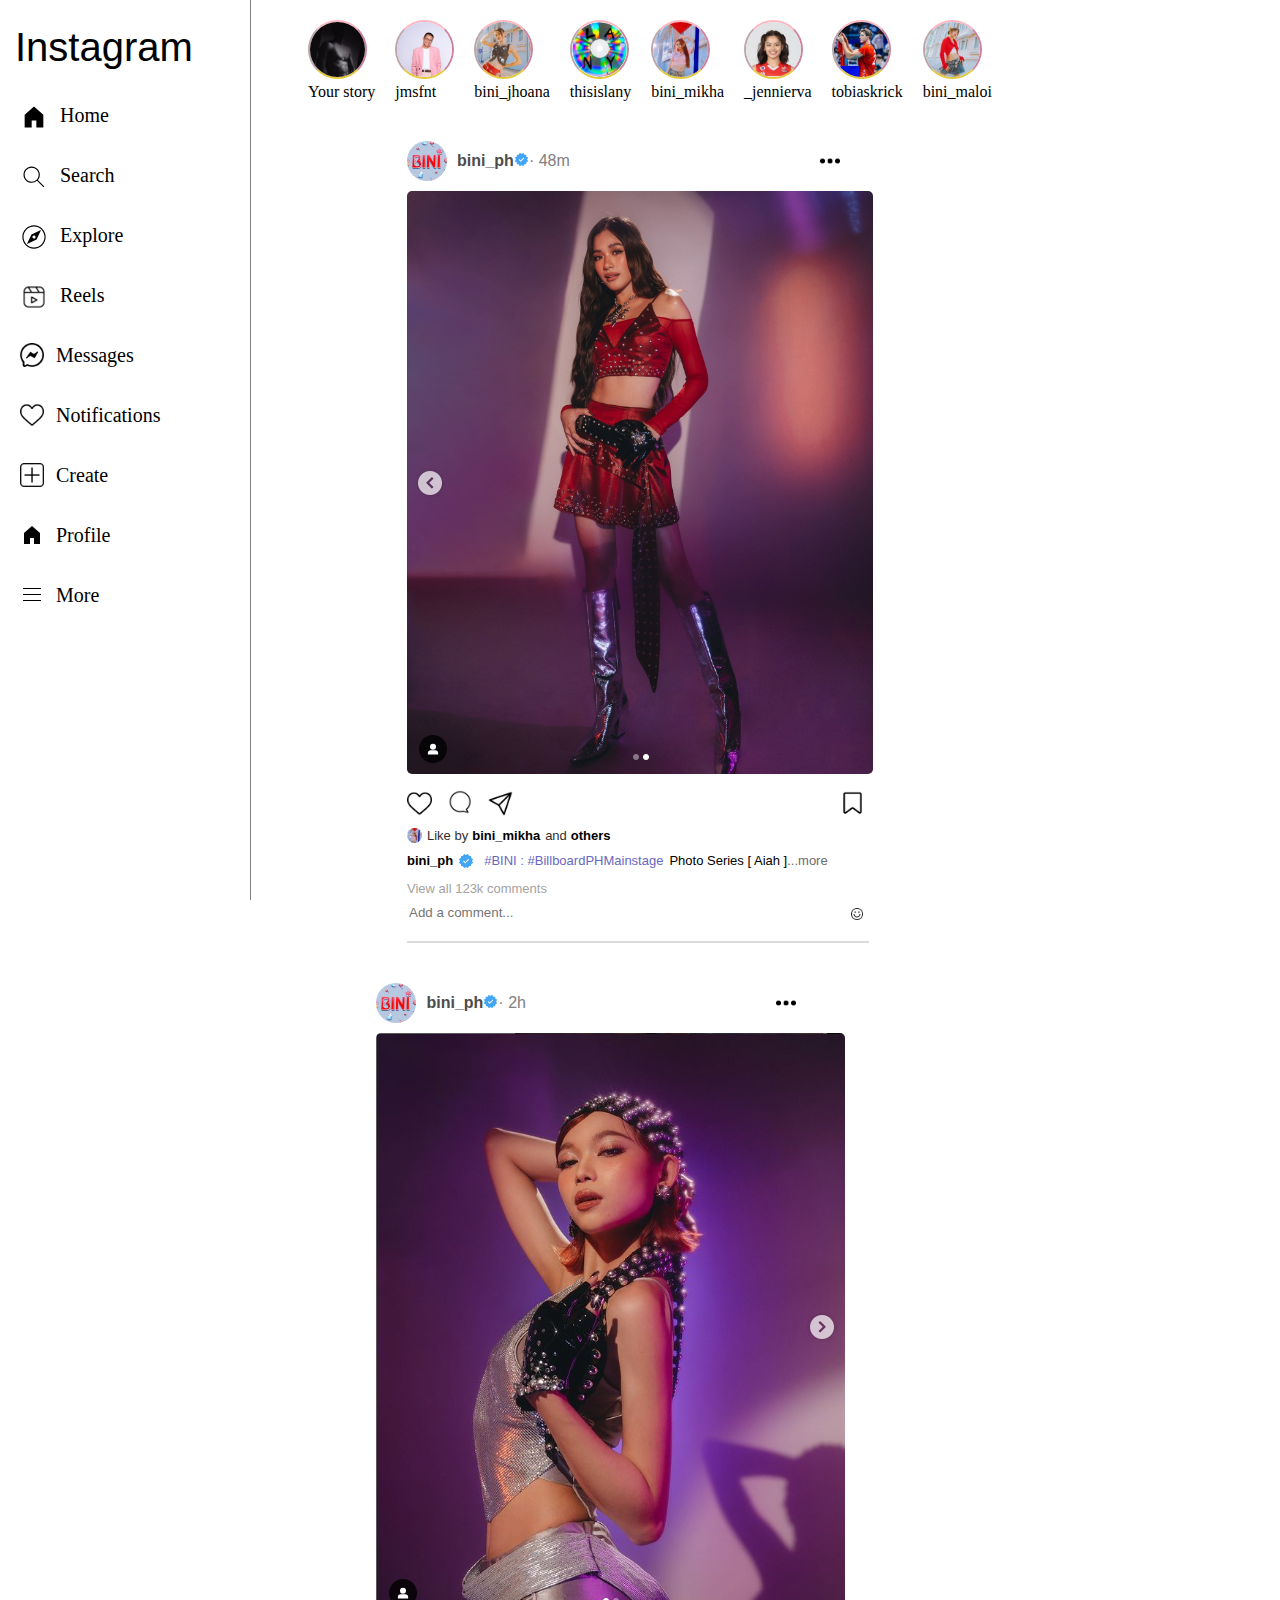
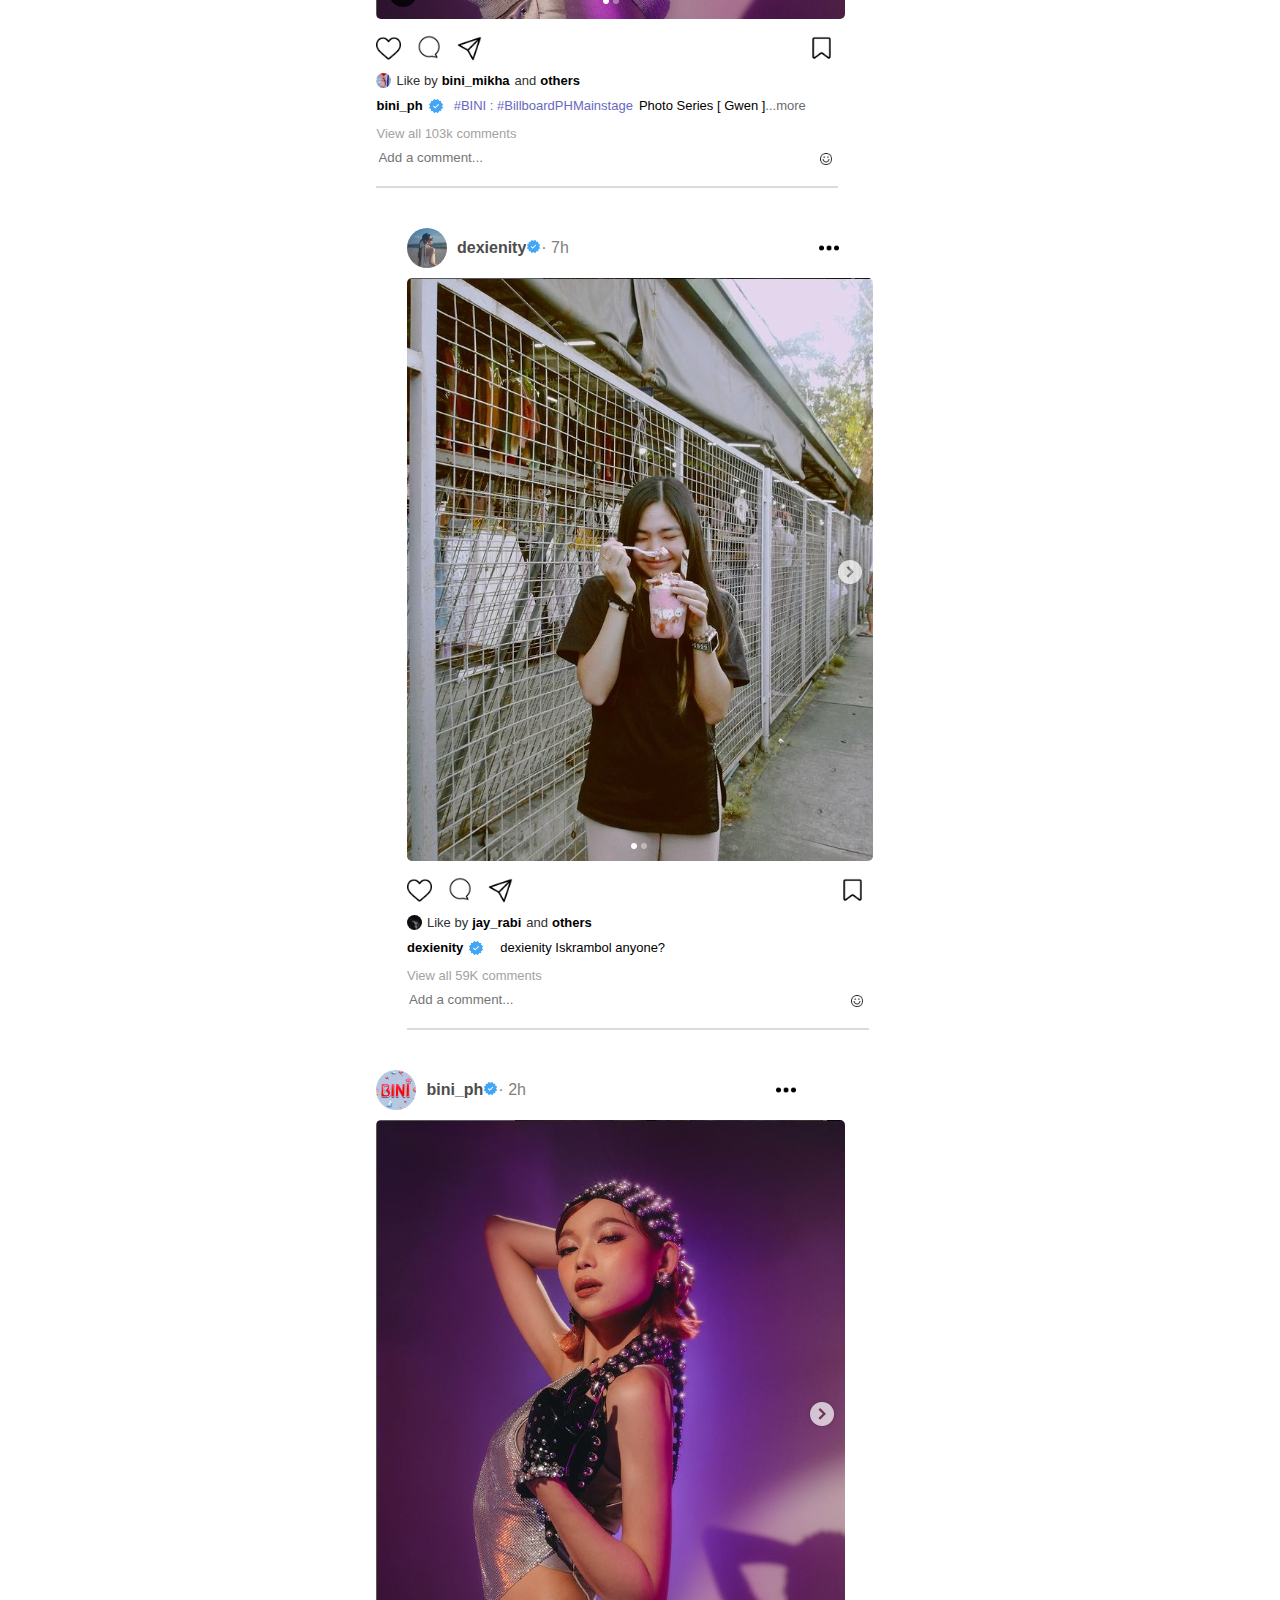
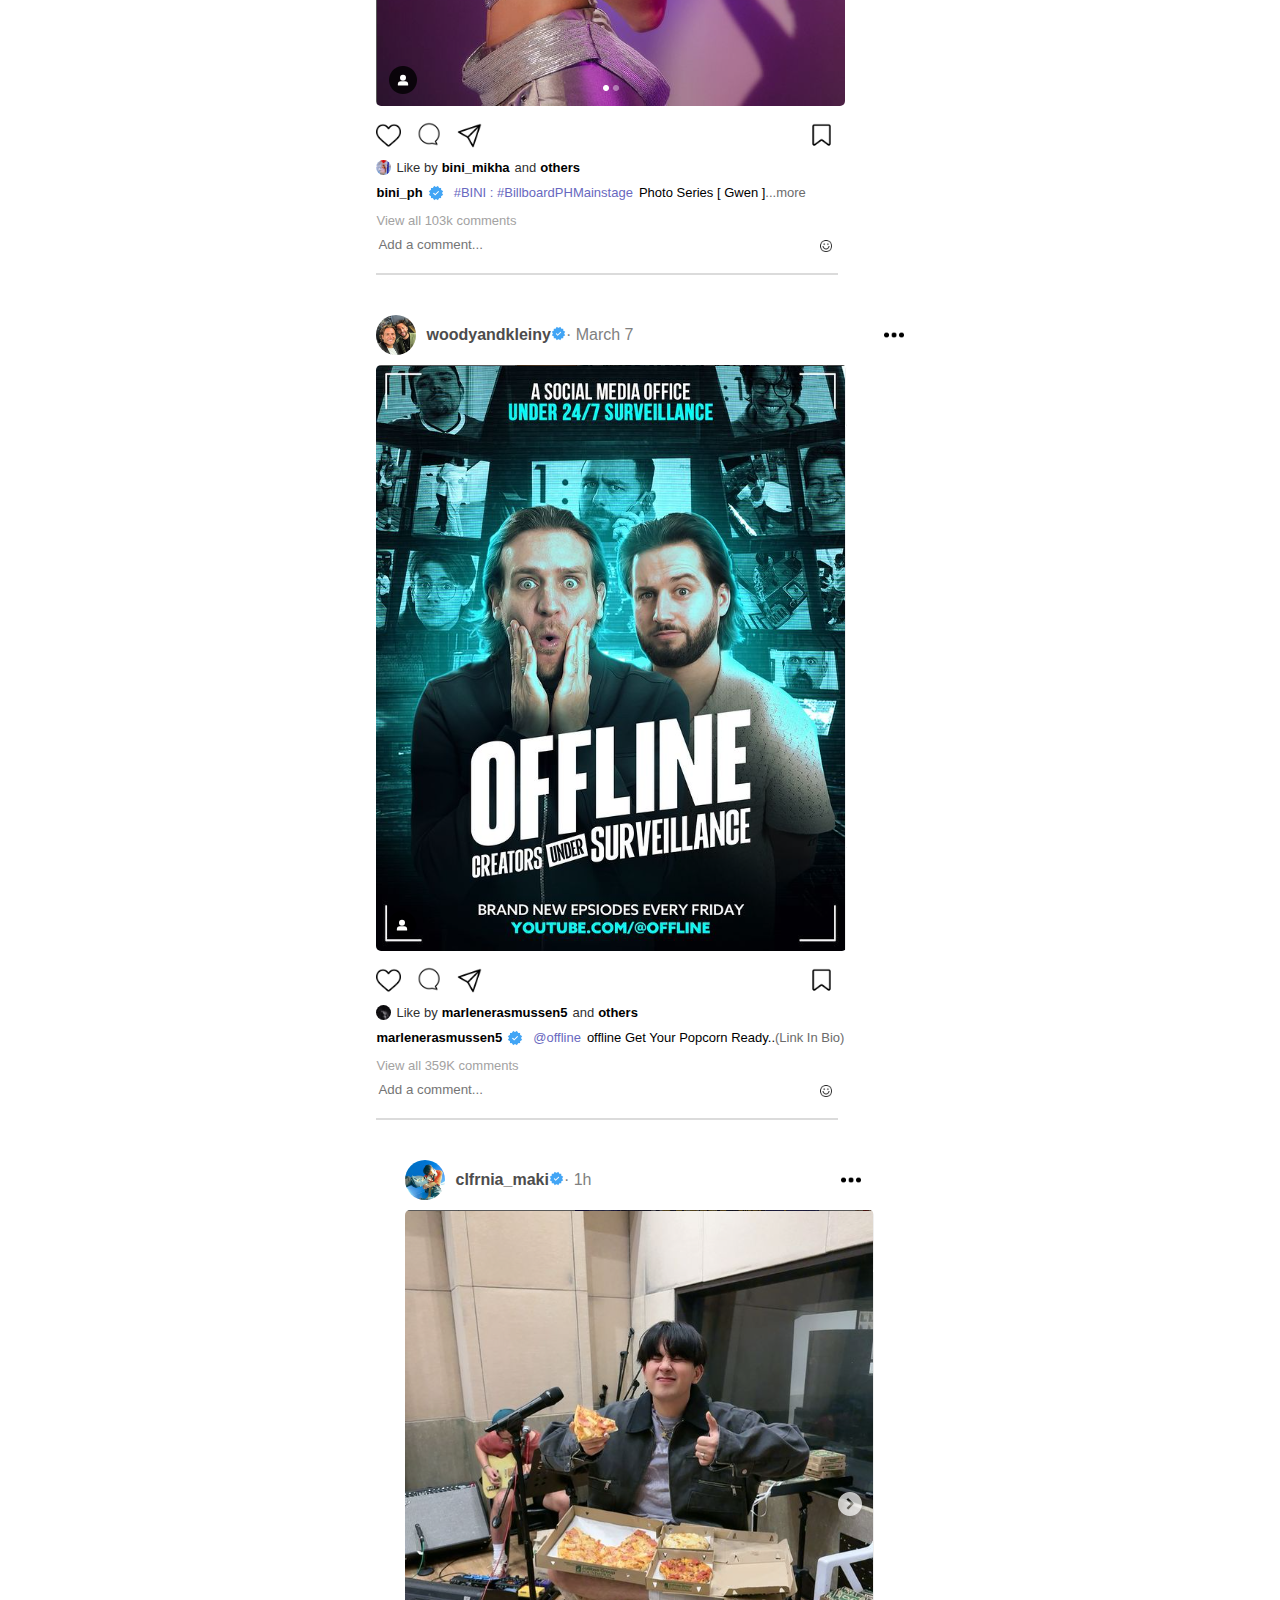
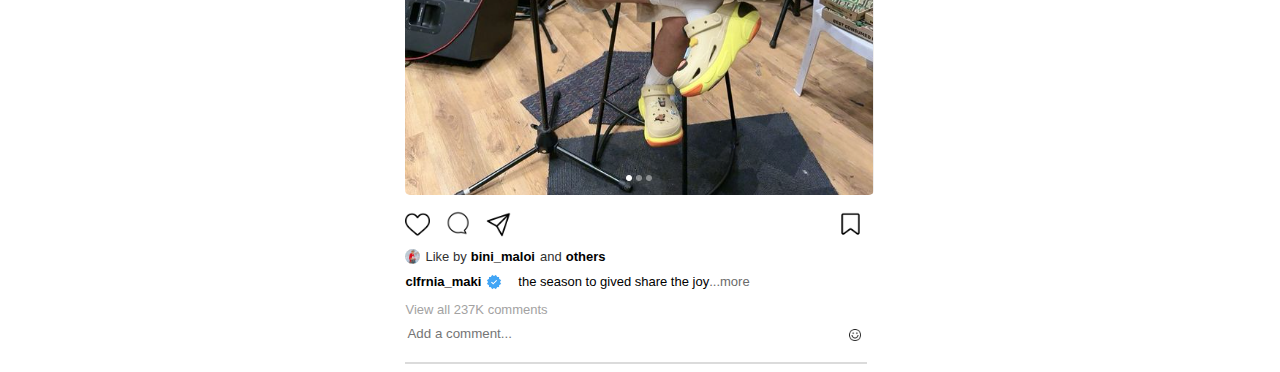
<file: index.html>
<!DOCTYPE html>
<html>
    <head>
        <title>Instagram</title>
        <link rel="stylesheet" href="style/header.css">
        <link rel="stylesheet" href="style/post.css">
        <link rel="stylesheet" href="style/sidebar.css">

    </head>
    <body class="general">
        <div class="head">

            <div class="header">
                <div class="story1">
                    <img class="story1-picture" src="images/story1.jpg" alt="">
                    <div class="story-name">Your story</div>
                </div>
                
                <div class="story1">
                    <img class="story1-picture" src="images/story2.jpg" alt="">
                    <div class="story-name">jmsfnt</div>
                </div>

                <div class="story1">
                    <img class="story1-picture" src="images/story3.jpg" alt="">
                    <div class="story-name">bini_jhoana</div>
                </div>

                <div class="story1">
                    <img class="story1-picture" src="images/story4.jpg" alt="">
                    <div class="story-name">thisislany</div>
                </div>

                <div class="story1">
                    <img class="story1-picture" src="images/story5.jpg" alt="">
                    <div class="story-name">bini_mikha</div>
                </div>

                <div class="story1">
                    <img class="story1-picture" src="images/story6.jpg" alt="">
                    <div class="story-name">_jennierva</div>
                </div>

                <div class="story1">
                    <img class="story1-picture" src="images/story7.jpg" alt="">
                    <div class="story-name">tobiaskrick</div>
                </div>

                <div class="story1">
                    <img class="story1-picture" src="images/story8.jpg" alt="">
                    <div class="story-name">bini_maloi</div>
                </div>
            </div>

            <div class="sidebar">
                <div class="ig-instagram">
                    <div class="ig">
                        Instagram
                    </div>
                </div>
                <div class="sidebar-line">
                    <img class="icon" src="icons/home.svg" alt="">
                    <div class="icon-name">Home</div>
                </div>
                <div class="sidebar-line">
                    <img class="icon" src="icons/search.svg" alt="">
                    <div class="icon-name">Search</div>
                </div>
                <div class="sidebar-line">
                    <img class="icon" src="icons/explore.svg" alt="">
                    <div class="icon-name">Explore</div>
                </div>
                <div class="sidebar-line">
                    <img class="icon" src="icons/reel.png" alt="">
                    <div class="icon-name">Reels</div>
                </div>
                <div class="sidebar-line">
                    <img class="icon1" src="icons/messenger.png" alt="">
                    <div class="icon-name">Messages</div>
                </div>
                <div class="sidebar-line">
                    <img class="icon2" src="icons/heart.png" alt="">
                    <div class="icon-name1">Notifications</div>
                </div>
                <div class="sidebar-line">
                    <img class="icon3" src="icons/plus.png" alt="">
                    <div class="icon-name">Create</div>
                </div>
                <div class="sidebar-line">
                    <img class="icon4" src="icons/home.svg" alt="">
                    <div class="icon-name">Profile</div>
                </div>
                <div class="sidebar-line">
                    <img class="icon5" src="icons/hamburger-menu.svg" alt="">
                    <div class="icon-name">More</div>
                </div>
               
            </div>



            <div class="ig-post">
                <div class="ig-account-name">
                    <div class="ig-account-picture">
                        <img class="page-picture" src="accout-images/account-pic1.jpg" alt="">
                        <div class="page-name">
                            bini_ph
                        </div>
                        <div>
                            <img class="verified-icon" src="icons/verified-icon.png" alt="">
                        </div>
                        <div class="time">&#183; 48m</div>
                        <div class="dot-icon">
                            <img class="triple-icon" src="icons/triple-icon.png" alt="">
                        </div>
                    </div>

                                
                    <div>
                        <img class="bini-ph-post" src="postpicture/post1.png" alt="">
                    </div>
                                

                    <div class="icons">
                        <div class="heart-share-comment">                      
                                    <img class="heart" src="icons/heart.png" alt="">
                                    <img class="comment" src="icons/chat.png" alt="">
                                    <img class="share" src="icons/share.png" alt="">
                                    <img class="save" src="icons/bookmark.png" alt="">
                        </div>
                    </div>

                    <div class="stats">
                            <img class="like-by" src="images/story5.jpg" alt="">
                            <div class="by">
                                Like by
                            </div>
                            <div class="like-by-mikha">
                                bini_mikha
                            </div>
                            <div class="and">
                                and
                            </div>
                            <div class="other">
                                others
                            </div>
                    </div>

                    <div class="author">
                        <div class="author-bini">
                            <div class="bini-ph">
                                bini_ph
                            </div> 
                            <div>
                                <img class="author-picture" src="icons/verified-icon.png" alt="">
                            </div>
                            <div class="billboard">
                                #BINI : #BillboardPHMainstage
                            </div>
                            <div class="photo">
                                Photo Series [ Aiah ]
                            </div>
                            <div class="more">
                                ...more
                            </div>
                        </div>

                        <div class="view">
                            View all 123k comments
                        </div>
                        <div class="add-a-comment">
                            <input class="input-comment" type="text" placeholder="Add a comment...">
                            <div class="haapy-icon">
                                <img class="happy" src="icons/happy.png" alt="">
                            </div>
                        </div>
                        <div class="border-bottom-line"></div>
                    </div>

                </div>
            </div>

            <div class="ig-post">
                <div class="ig-account-name">
                    <div class="ig-account-picture">
                        <img class="page-picture" src="accout-images/account-pic1.jpg" alt="">
                        <div class="page-name">
                            bini_ph
                        </div>
                        <div>
                            <img class="verified-icon" src="icons/verified-icon.png" alt="">
                        </div>
                        <div class="time">&#183; 2h</div>
                        <div class="dot-icon">
                            <img class="triple-icon" src="icons/triple-icon.png" alt="">
                        </div>
                    </div>

                                
                    <div>
                        <img class="bini-ph-post" src="postpicture/gwen.png" alt="">
                    </div>
                                

                    <div class="icons">
                        <div class="heart-share-comment">                      
                                    <img class="heart" src="icons/heart.png" alt="">
                                    <img class="comment" src="icons/chat.png" alt="">
                                    <img class="share" src="icons/share.png" alt="">
                                    <img class="save" src="icons/bookmark.png" alt="">
                        </div>
                    </div>

                    <div class="stats">
                            <img class="like-by" src="images/story5.jpg" alt="">
                            <div class="by">
                                Like by
                            </div>
                            <div class="like-by-mikha">
                                bini_mikha
                            </div>
                            <div class="and">
                                and
                            </div>
                            <div class="other">
                                others
                            </div>
                    </div>

                    <div class="author">
                        <div class="author-bini">
                            <div class="bini-ph">
                                bini_ph
                            </div> 
                            <div>
                                <img class="author-picture" src="icons/verified-icon.png" alt="">
                            </div>
                            <div class="billboard">
                                #BINI : #BillboardPHMainstage
                            </div>
                            <div class="photo">
                                Photo Series [ Gwen ]
                            </div>
                            <div class="more">
                                ...more
                            </div>
                        </div>

                        <div class="view">
                            View all 103k comments
                        </div>
                        <div class="add-a-comment">
                            <input class="input-comment" type="text" placeholder="Add a comment...">
                            <div class="haapy-icon">
                                <img class="happy" src="icons/happy.png" alt="">
                            </div>
                        </div>
                        <div class="border-bottom-line"></div>
                    </div>

                    <div class="ig-post">
                        <div class="ig-account-name">
                            <div class="ig-account-picture">
                                <img class="page-picture" src="accout-images/dex.jpg" alt="">
                                <div class="page-name">
                                    dexienity
                                </div>
                                <div>
                                    <img class="verified-icon" src="icons/verified-icon.png" alt="">
                                </div>
                                <div class="time">&#183; 7h</div>
                                <div class="dot-icon">
                                    <img class="triple-icon" src="icons/triple-icon.png" alt="">
                                </div>
                            </div>
        
                                        
                            <div>
                                <img class="bini-ph-post" src="postpicture/dex1.png" alt="">
                            </div>
                                        
        
                            <div class="icons">
                                <div class="heart-share-comment">                      
                                            <img class="heart" src="icons/heart.png" alt="">
                                            <img class="comment" src="icons/chat.png" alt="">
                                            <img class="share" src="icons/share.png" alt="">
                                            <img class="save" src="icons/bookmark.png" alt="">
                                </div>
                            </div>
        
                            <div class="stats">
                                    <img class="like-by" src="images/story1.jpg" alt="">
                                    <div class="by">
                                        Like by
                                    </div>
                                    <div class="like-by-mikha">
                                        jay_rabi
                                    </div>
                                    <div class="and">
                                        and
                                    </div>
                                    <div class="other">
                                        others
                                    </div>
                            </div>
        
                            <div class="author">
                                <div class="author-bini">
                                    <div class="bini-ph">
                                        dexienity
                                    </div> 
                                    <div>
                                        <img class="author-picture" src="icons/verified-icon.png" alt="">
                                    </div>
                                    <div class="billboard">
                                        
                                    </div>
                                    <div class="photo">
                                        dexienity Iskrambol anyone?
                                    </div>
                                    <div class="more">
                                        
                                    </div>
                                </div>
        
                                <div class="view">
                                    View all 59K comments
                                </div>
                                <div class="add-a-comment">
                                    <input class="input-comment" type="text" placeholder="Add a comment...">
                                    <div class="haapy-icon">
                                        <img class="happy" src="icons/happy.png" alt="">
                                    </div>
                                </div>
                                <div class="border-bottom-line"></div>
                            </div>

                </div>
            </div>

            <div class="ig-post">
                <div class="ig-account-name">
                    <div class="ig-account-picture">
                        <img class="page-picture" src="accout-images/account-pic1.jpg" alt="">
                        <div class="page-name">
                            bini_ph
                        </div>
                        <div>
                            <img class="verified-icon" src="icons/verified-icon.png" alt="">
                        </div>
                        <div class="time">&#183; 2h</div>
                        <div class="dot-icon">
                            <img class="triple-icon" src="icons/triple-icon.png" alt="">
                        </div>
                    </div>

                                
                    <div>
                        <img class="bini-ph-post" src="postpicture/gwen.png" alt="">
                    </div>
                                

                    <div class="icons">
                        <div class="heart-share-comment">                      
                                    <img class="heart" src="icons/heart.png" alt="">
                                    <img class="comment" src="icons/chat.png" alt="">
                                    <img class="share" src="icons/share.png" alt="">
                                    <img class="save" src="icons/bookmark.png" alt="">
                        </div>
                    </div>

                    <div class="stats">
                            <img class="like-by" src="images/story5.jpg" alt="">
                            <div class="by">
                                Like by
                            </div>
                            <div class="like-by-mikha">
                                bini_mikha
                            </div>
                            <div class="and">
                                and
                            </div>
                            <div class="other">
                                others
                            </div>
                    </div>

                    <div class="author">
                        <div class="author-bini">
                            <div class="bini-ph">
                                bini_ph
                            </div> 
                            <div>
                                <img class="author-picture" src="icons/verified-icon.png" alt="">
                            </div>
                            <div class="billboard">
                                #BINI : #BillboardPHMainstage
                            </div>
                            <div class="photo">
                                Photo Series [ Gwen ]
                            </div>
                            <div class="more">
                                ...more
                            </div>
                        </div>

                        <div class="view">
                            View all 103k comments
                        </div>
                        <div class="add-a-comment">
                            <input class="input-comment" type="text" placeholder="Add a comment...">
                            <div class="haapy-icon">
                                <img class="happy" src="icons/happy.png" alt="">
                            </div>
                        </div>
                        <div class="border-bottom-line"></div>
                    </div>

                    <div class="ig-post">
                        <div class="ig-account-name">
                            <div class="ig-account-picture">
                                <img class="page-picture" src="accout-images/woody.jpg" alt="">
                                <div class="page-name">
                                    woodyandkleiny
                                </div>
                                <div>
                                    <img class="verified-icon" src="icons/verified-icon.png" alt="">
                                </div>
                                <div class="time">&#183; March 7</div>
                                <div class="dot-icon">
                                    <img class="triple-icon" src="icons/triple-icon.png" alt="">
                                </div>
                            </div>
        
                                        
                            <div>
                                <img class="bini-ph-post" src="postpicture/Screenshot 2024-10-17 223353.png" alt="">
                            </div>
                                        
        
                            <div class="icons">
                                <div class="heart-share-comment">                      
                                            <img class="heart" src="icons/heart.png" alt="">
                                            <img class="comment" src="icons/chat.png" alt="">
                                            <img class="share" src="icons/share.png" alt="">
                                            <img class="save" src="icons/bookmark.png" alt="">
                                </div>
                            </div>
        
                            <div class="stats">
                                    <img class="like-by" src="images/story1.jpg" alt="">
                                    <div class="by">
                                        Like by
                                    </div>
                                    <div class="like-by-mikha">
                                        marlenerasmussen5
                                    </div>
                                    <div class="and">
                                        and
                                    </div>
                                    <div class="other">
                                        others
                                    </div>
                            </div>
        
                            <div class="author">
                                <div class="author-bini">
                                    <div class="bini-ph">
                                        marlenerasmussen5
                                    </div> 
                                    <div>
                                        <img class="author-picture" src="icons/verified-icon.png" alt="">
                                    </div>
                                    <div class="billboard">
                                        @offline
                                    </div>
                                    <div class="photo">
                                        offline Get Your Popcorn Ready..
                                    </div>
                                    <div class="more">
                                        (Link In Bio)
                                    </div>
                                </div>
        
                                <div class="view">
                                    View all 359K comments
                                </div>
                                <div class="add-a-comment">
                                    <input class="input-comment" type="text" placeholder="Add a comment...">
                                    <div class="haapy-icon">
                                        <img class="happy" src="icons/happy.png" alt="">
                                    </div>
                                </div>
                                <div class="border-bottom-line"></div>
                            </div>

                            <div class="ig-post">
                                <div class="ig-account-name">
                                    <div class="ig-account-picture">
                                        <img class="page-picture" src="accout-images/maki.jpg">
                                        <div class="page-name">
                                            clfrnia_maki
                                        </div>
                                        <div>
                                            <img class="verified-icon" src="icons/verified-icon.png" alt="">
                                        </div>
                                        <div class="time">&#183; 1h</div>
                                        <div class="dot-icon">
                                            <img class="triple-icon" src="icons/triple-icon.png" alt="">
                                        </div>
                                    </div>
                
                                                
                                    <div>
                                        <img class="bini-ph-post" src="postpicture/maki.png" alt="">
                                    </div>
                                                
                
                                    <div class="icons">
                                        <div class="heart-share-comment">                      
                                                    <img class="heart" src="icons/heart.png" alt="">
                                                    <img class="comment" src="icons/chat.png" alt="">
                                                    <img class="share" src="icons/share.png" alt="">
                                                    <img class="save" src="icons/bookmark.png" alt="">
                                        </div>
                                    </div>
                
                                    <div class="stats">
                                            <img class="like-by" src="images/story8.jpg" alt="">
                                            <div class="by">
                                                Like by
                                            </div>
                                            <div class="like-by-mikha">
                                                bini_maloi
                                            </div>
                                            <div class="and">
                                                and
                                            </div>
                                            <div class="other">
                                                others
                                            </div>
                                    </div>
                
                                    <div class="author">
                                        <div class="author-bini">
                                            <div class="bini-ph">
                                                clfrnia_maki
                                            </div> 
                                            <div>
                                                <img class="author-picture" src="icons/verified-icon.png" alt="">
                                            </div>
                                            <div class="billboard">
                                                
                                            </div>
                                            <div class="photo">
                                                the season to gived share the joy
                                            </div>
                                            <div class="more">
                                                ...more
                                            </div>
                                        </div>
                
                                        <div class="view">
                                            View all 237K comments
                                        </div>
                                        <div class="add-a-comment">
                                            <input class="input-comment" type="text" placeholder="Add a comment...">
                                            <div class="haapy-icon">
                                                <img class="happy" src="icons/happy.png" alt="">
                                            </div>
                                        </div>
                                        <div class="border-bottom-line"></div>
                                    </div>

                </div>
            </div>


        </div>
        

    </body>
</html>
</file>
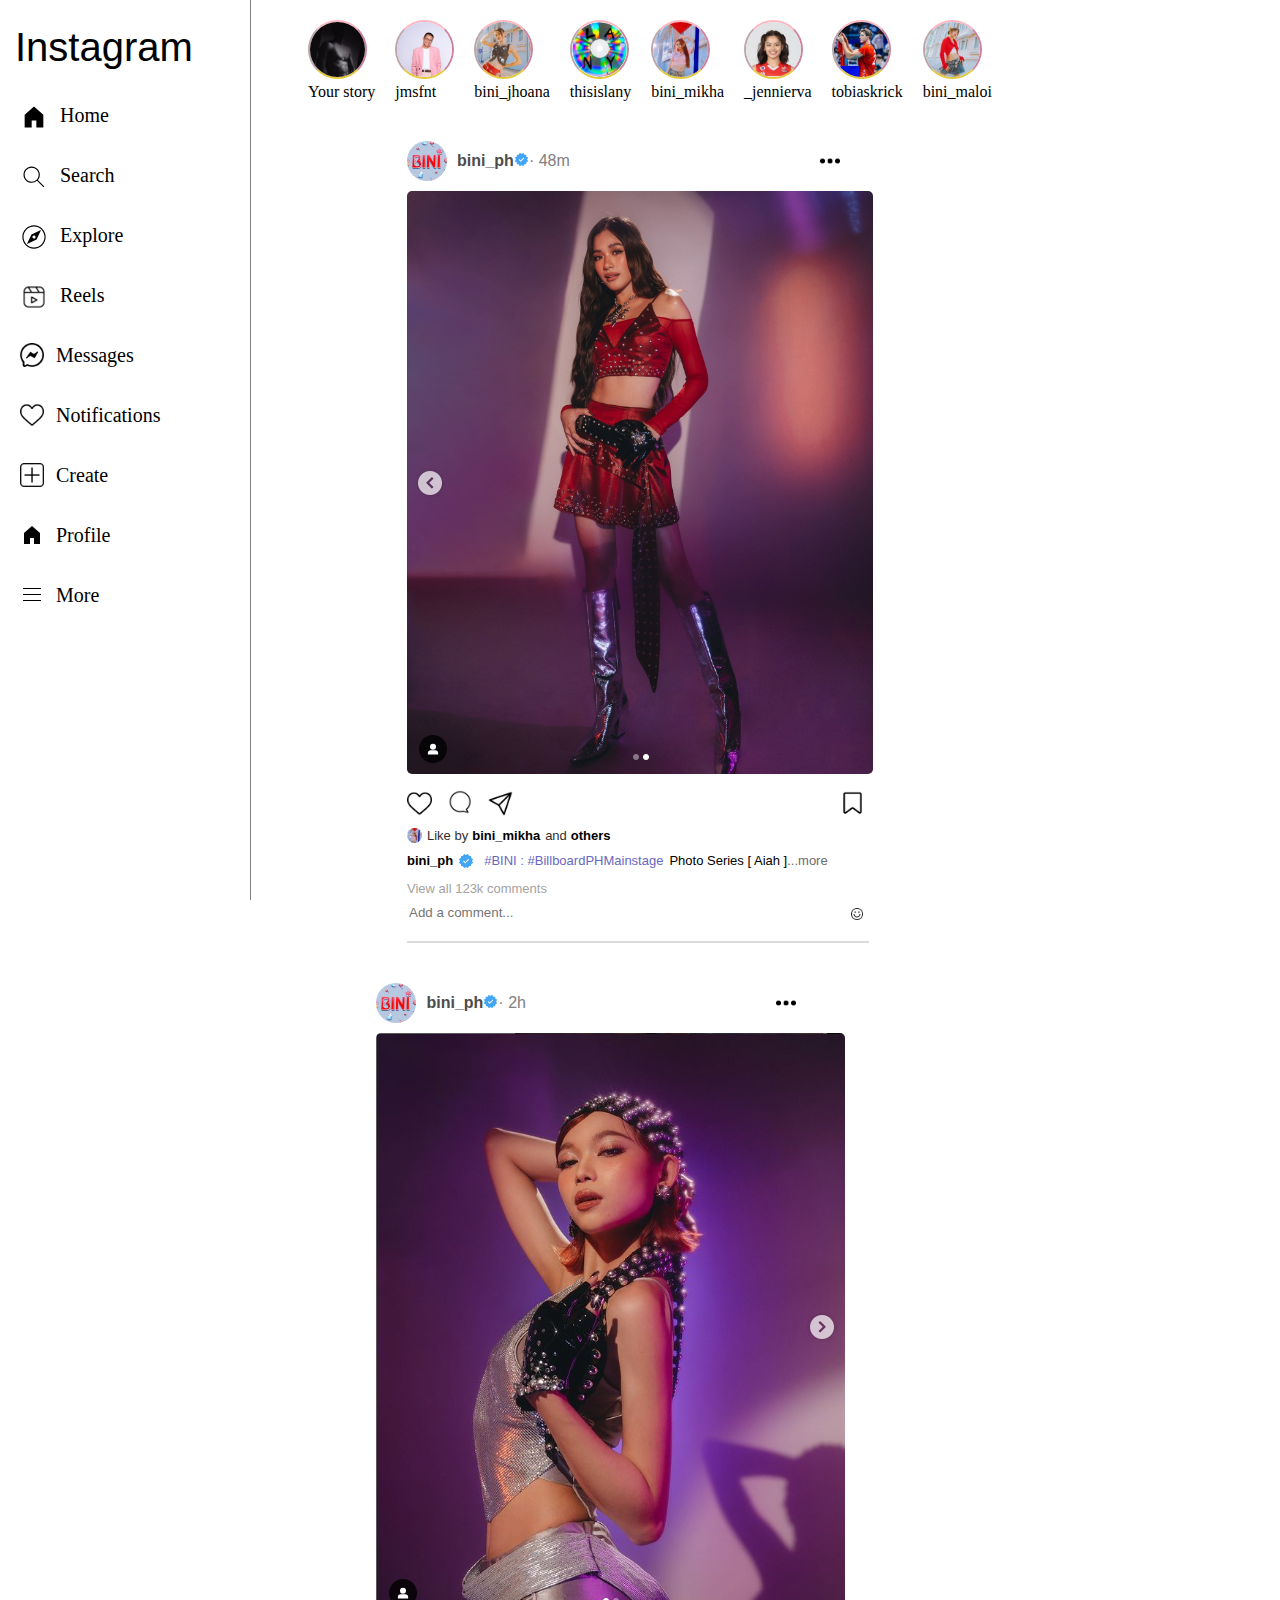
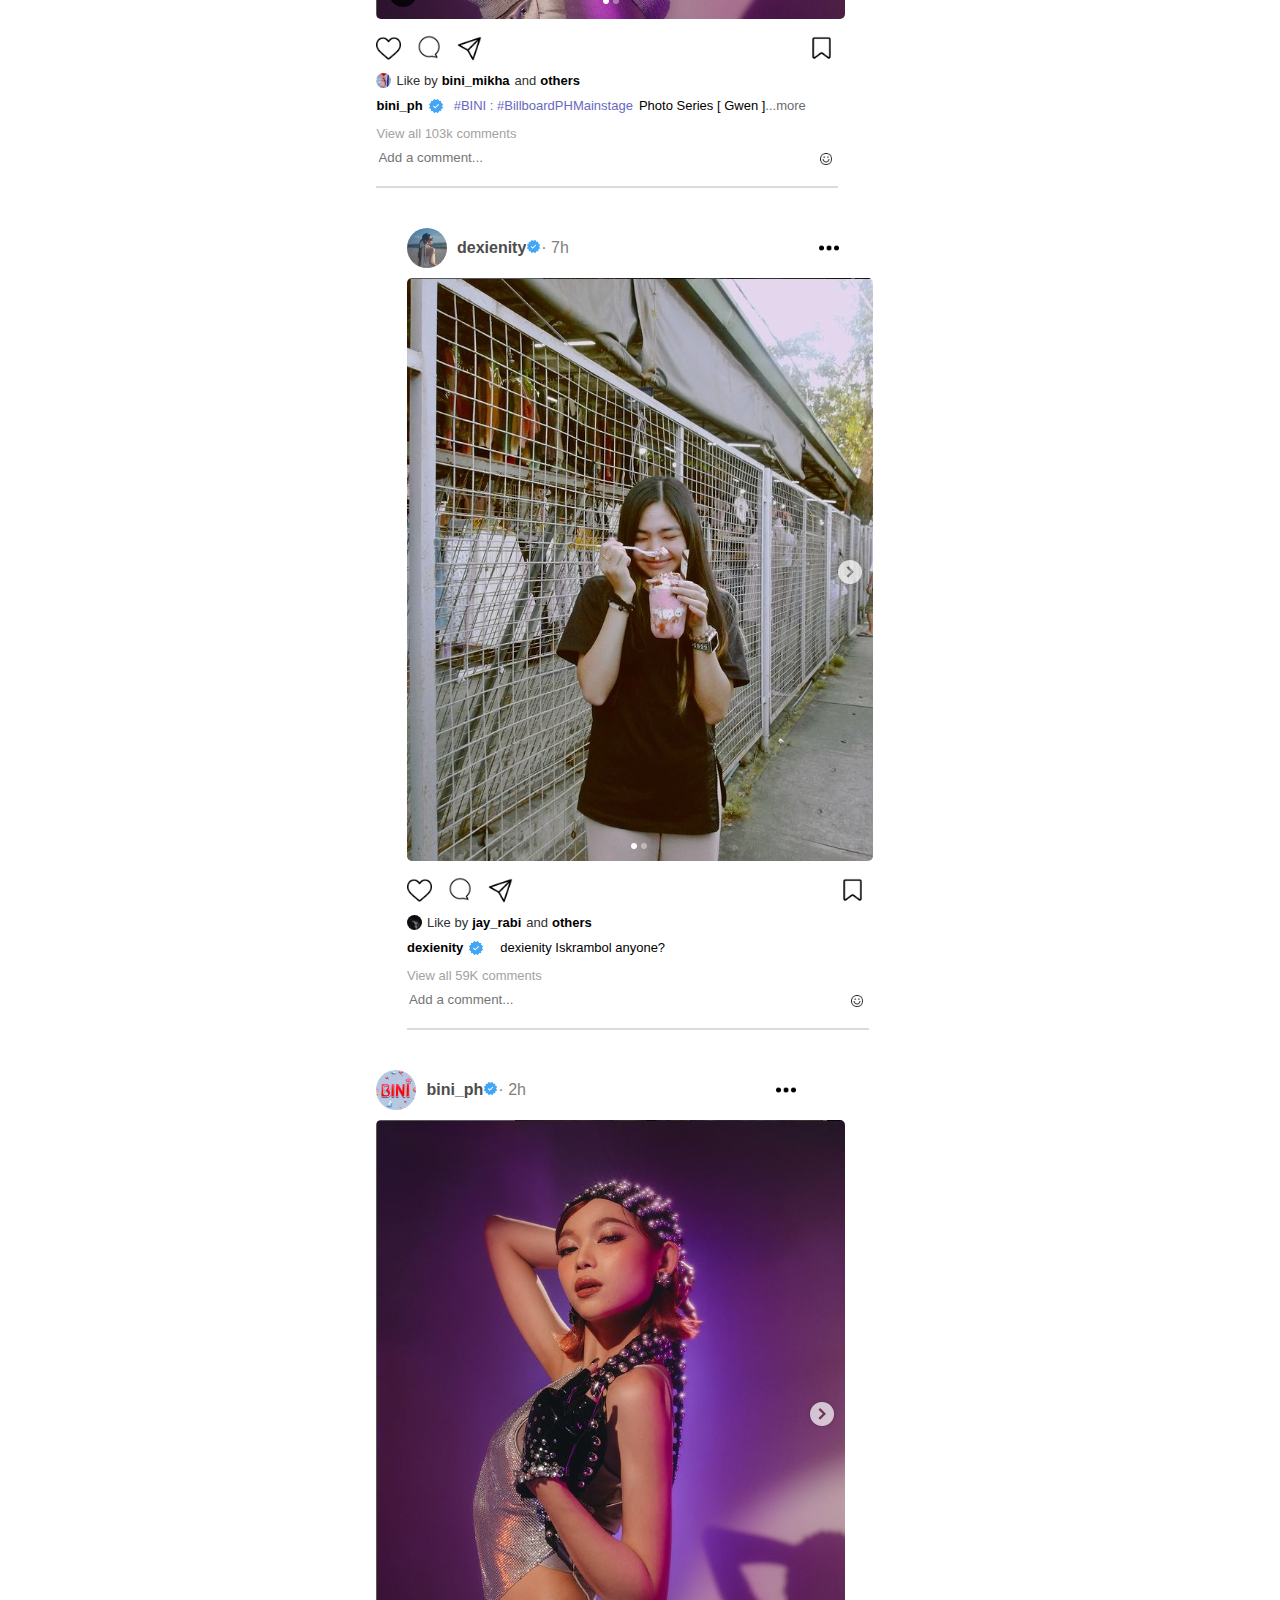
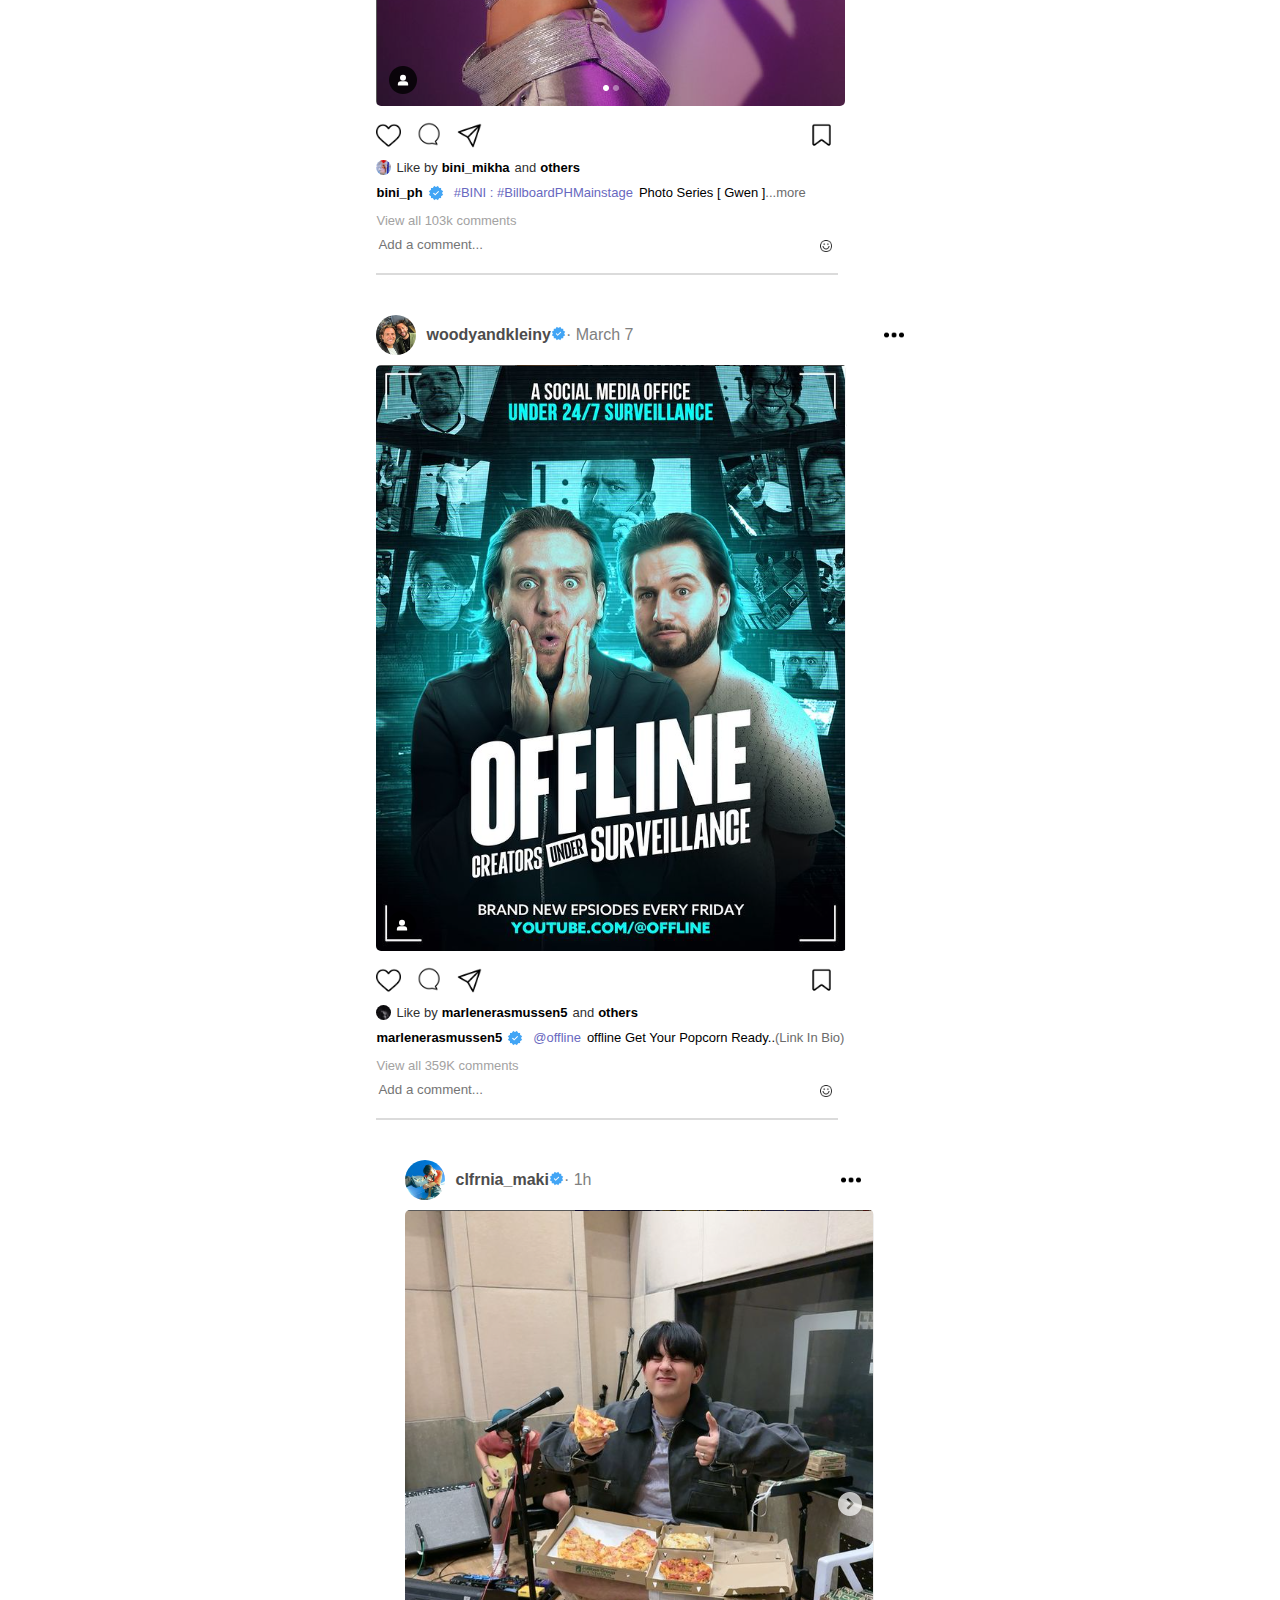
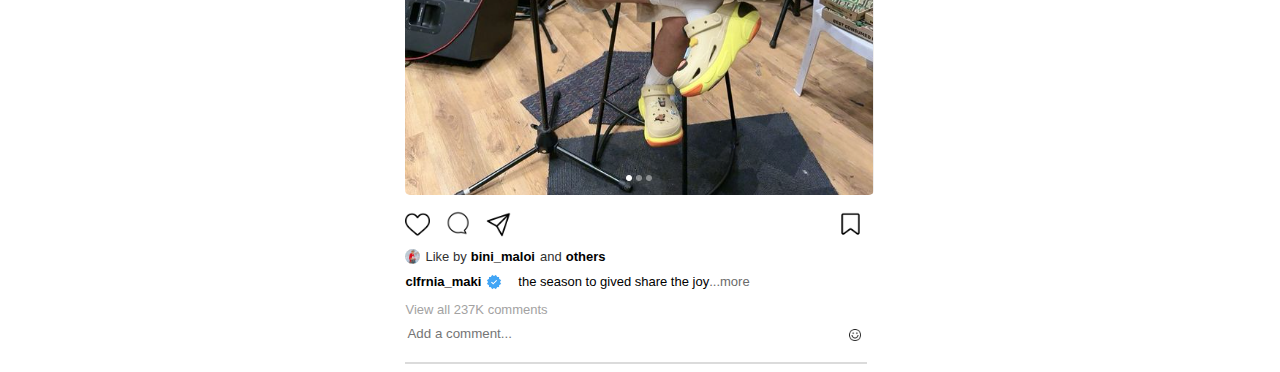
<file: ig.html>
<!DOCTYPE html>
<html>
    <head>
        <title>Instagram</title>
        <link rel="stylesheet" href="style/header.css">
        <link rel="stylesheet" href="style/post.css">
        <link rel="stylesheet" href="style/sidebar.css">

    </head>
    <body class="general">
        <div class="head">

            <div class="header">
                <div class="story1">
                    <img class="story1-picture" src="images/story1.jpg" alt="">
                    <div class="story-name">Your story</div>
                </div>
                
                <div class="story1">
                    <img class="story1-picture" src="images/story2.jpg" alt="">
                    <div class="story-name">jmsfnt</div>
                </div>

                <div class="story1">
                    <img class="story1-picture" src="images/story3.jpg" alt="">
                    <div class="story-name">bini_jhoana</div>
                </div>

                <div class="story1">
                    <img class="story1-picture" src="images/story4.jpg" alt="">
                    <div class="story-name">thisislany</div>
                </div>

                <div class="story1">
                    <img class="story1-picture" src="images/story5.jpg" alt="">
                    <div class="story-name">bini_mikha</div>
                </div>

                <div class="story1">
                    <img class="story1-picture" src="images/story6.jpg" alt="">
                    <div class="story-name">_jennierva</div>
                </div>

                <div class="story1">
                    <img class="story1-picture" src="images/story7.jpg" alt="">
                    <div class="story-name">tobiaskrick</div>
                </div>

                <div class="story1">
                    <img class="story1-picture" src="images/story8.jpg" alt="">
                    <div class="story-name">bini_maloi</div>
                </div>
            </div>

            <div class="sidebar">
                <div class="ig-instagram">
                    <div class="ig">
                        Instagram
                    </div>
                </div>
                <div class="sidebar-line">
                    <img class="icon" src="icons/home.svg" alt="">
                    <div class="icon-name">Home</div>
                </div>
                <div class="sidebar-line">
                    <img class="icon" src="icons/search.svg" alt="">
                    <div class="icon-name">Search</div>
                </div>
                <div class="sidebar-line">
                    <img class="icon" src="icons/explore.svg" alt="">
                    <div class="icon-name">Explore</div>
                </div>
                <div class="sidebar-line">
                    <img class="icon" src="icons/reel.png" alt="">
                    <div class="icon-name">Reels</div>
                </div>
                <div class="sidebar-line">
                    <img class="icon1" src="icons/messenger.png" alt="">
                    <div class="icon-name">Messages</div>
                </div>
                <div class="sidebar-line">
                    <img class="icon2" src="icons/heart.png" alt="">
                    <div class="icon-name1">Notifications</div>
                </div>
                <div class="sidebar-line">
                    <img class="icon3" src="icons/plus.png" alt="">
                    <div class="icon-name">Create</div>
                </div>
                <div class="sidebar-line">
                    <img class="icon4" src="icons/home.svg" alt="">
                    <div class="icon-name">Profile</div>
                </div>
                <div class="sidebar-line">
                    <img class="icon5" src="icons/hamburger-menu.svg" alt="">
                    <div class="icon-name">More</div>
                </div>
               
            </div>



            <div class="ig-post">
                <div class="ig-account-name">
                    <div class="ig-account-picture">
                        <img class="page-picture" src="accout-images/account-pic1.jpg" alt="">
                        <div class="page-name">
                            bini_ph
                        </div>
                        <div>
                            <img class="verified-icon" src="icons/verified-icon.png" alt="">
                        </div>
                        <div class="time">&#183; 48m</div>
                        <div class="dot-icon">
                            <img class="triple-icon" src="icons/triple-icon.png" alt="">
                        </div>
                    </div>

                                
                    <div>
                        <img class="bini-ph-post" src="postpicture/post1.png" alt="">
                    </div>
                                

                    <div class="icons">
                        <div class="heart-share-comment">                      
                                    <img class="heart" src="icons/heart.png" alt="">
                                    <img class="comment" src="icons/chat.png" alt="">
                                    <img class="share" src="icons/share.png" alt="">
                                    <img class="save" src="icons/bookmark.png" alt="">
                        </div>
                    </div>

                    <div class="stats">
                            <img class="like-by" src="images/story5.jpg" alt="">
                            <div class="by">
                                Like by
                            </div>
                            <div class="like-by-mikha">
                                bini_mikha
                            </div>
                            <div class="and">
                                and
                            </div>
                            <div class="other">
                                others
                            </div>
                    </div>

                    <div class="author">
                        <div class="author-bini">
                            <div class="bini-ph">
                                bini_ph
                            </div> 
                            <div>
                                <img class="author-picture" src="icons/verified-icon.png" alt="">
                            </div>
                            <div class="billboard">
                                #BINI : #BillboardPHMainstage
                            </div>
                            <div class="photo">
                                Photo Series [ Aiah ]
                            </div>
                            <div class="more">
                                ...more
                            </div>
                        </div>

                        <div class="view">
                            View all 123k comments
                        </div>
                        <div class="add-a-comment">
                            <input class="input-comment" type="text" placeholder="Add a comment...">
                            <div class="haapy-icon">
                                <img class="happy" src="icons/happy.png" alt="">
                            </div>
                        </div>
                        <div class="border-bottom-line"></div>
                    </div>

                </div>
            </div>

            <div class="ig-post">
                <div class="ig-account-name">
                    <div class="ig-account-picture">
                        <img class="page-picture" src="accout-images/account-pic1.jpg" alt="">
                        <div class="page-name">
                            bini_ph
                        </div>
                        <div>
                            <img class="verified-icon" src="icons/verified-icon.png" alt="">
                        </div>
                        <div class="time">&#183; 2h</div>
                        <div class="dot-icon">
                            <img class="triple-icon" src="icons/triple-icon.png" alt="">
                        </div>
                    </div>

                                
                    <div>
                        <img class="bini-ph-post" src="postpicture/gwen.png" alt="">
                    </div>
                                

                    <div class="icons">
                        <div class="heart-share-comment">                      
                                    <img class="heart" src="icons/heart.png" alt="">
                                    <img class="comment" src="icons/chat.png" alt="">
                                    <img class="share" src="icons/share.png" alt="">
                                    <img class="save" src="icons/bookmark.png" alt="">
                        </div>
                    </div>

                    <div class="stats">
                            <img class="like-by" src="images/story5.jpg" alt="">
                            <div class="by">
                                Like by
                            </div>
                            <div class="like-by-mikha">
                                bini_mikha
                            </div>
                            <div class="and">
                                and
                            </div>
                            <div class="other">
                                others
                            </div>
                    </div>

                    <div class="author">
                        <div class="author-bini">
                            <div class="bini-ph">
                                bini_ph
                            </div> 
                            <div>
                                <img class="author-picture" src="icons/verified-icon.png" alt="">
                            </div>
                            <div class="billboard">
                                #BINI : #BillboardPHMainstage
                            </div>
                            <div class="photo">
                                Photo Series [ Gwen ]
                            </div>
                            <div class="more">
                                ...more
                            </div>
                        </div>

                        <div class="view">
                            View all 103k comments
                        </div>
                        <div class="add-a-comment">
                            <input class="input-comment" type="text" placeholder="Add a comment...">
                            <div class="haapy-icon">
                                <img class="happy" src="icons/happy.png" alt="">
                            </div>
                        </div>
                        <div class="border-bottom-line"></div>
                    </div>

                    <div class="ig-post">
                        <div class="ig-account-name">
                            <div class="ig-account-picture">
                                <img class="page-picture" src="accout-images/dex.jpg" alt="">
                                <div class="page-name">
                                    dexienity
                                </div>
                                <div>
                                    <img class="verified-icon" src="icons/verified-icon.png" alt="">
                                </div>
                                <div class="time">&#183; 7h</div>
                                <div class="dot-icon">
                                    <img class="triple-icon" src="icons/triple-icon.png" alt="">
                                </div>
                            </div>
        
                                        
                            <div>
                                <img class="bini-ph-post" src="postpicture/dex1.png" alt="">
                            </div>
                                        
        
                            <div class="icons">
                                <div class="heart-share-comment">                      
                                            <img class="heart" src="icons/heart.png" alt="">
                                            <img class="comment" src="icons/chat.png" alt="">
                                            <img class="share" src="icons/share.png" alt="">
                                            <img class="save" src="icons/bookmark.png" alt="">
                                </div>
                            </div>
        
                            <div class="stats">
                                    <img class="like-by" src="images/story1.jpg" alt="">
                                    <div class="by">
                                        Like by
                                    </div>
                                    <div class="like-by-mikha">
                                        jay_rabi
                                    </div>
                                    <div class="and">
                                        and
                                    </div>
                                    <div class="other">
                                        others
                                    </div>
                            </div>
        
                            <div class="author">
                                <div class="author-bini">
                                    <div class="bini-ph">
                                        dexienity
                                    </div> 
                                    <div>
                                        <img class="author-picture" src="icons/verified-icon.png" alt="">
                                    </div>
                                    <div class="billboard">
                                        
                                    </div>
                                    <div class="photo">
                                        dexienity Iskrambol anyone?
                                    </div>
                                    <div class="more">
                                        
                                    </div>
                                </div>
        
                                <div class="view">
                                    View all 59K comments
                                </div>
                                <div class="add-a-comment">
                                    <input class="input-comment" type="text" placeholder="Add a comment...">
                                    <div class="haapy-icon">
                                        <img class="happy" src="icons/happy.png" alt="">
                                    </div>
                                </div>
                                <div class="border-bottom-line"></div>
                            </div>

                </div>
            </div>

            <div class="ig-post">
                <div class="ig-account-name">
                    <div class="ig-account-picture">
                        <img class="page-picture" src="accout-images/account-pic1.jpg" alt="">
                        <div class="page-name">
                            bini_ph
                        </div>
                        <div>
                            <img class="verified-icon" src="icons/verified-icon.png" alt="">
                        </div>
                        <div class="time">&#183; 2h</div>
                        <div class="dot-icon">
                            <img class="triple-icon" src="icons/triple-icon.png" alt="">
                        </div>
                    </div>

                                
                    <div>
                        <img class="bini-ph-post" src="postpicture/gwen.png" alt="">
                    </div>
                                

                    <div class="icons">
                        <div class="heart-share-comment">                      
                                    <img class="heart" src="icons/heart.png" alt="">
                                    <img class="comment" src="icons/chat.png" alt="">
                                    <img class="share" src="icons/share.png" alt="">
                                    <img class="save" src="icons/bookmark.png" alt="">
                        </div>
                    </div>

                    <div class="stats">
                            <img class="like-by" src="images/story5.jpg" alt="">
                            <div class="by">
                                Like by
                            </div>
                            <div class="like-by-mikha">
                                bini_mikha
                            </div>
                            <div class="and">
                                and
                            </div>
                            <div class="other">
                                others
                            </div>
                    </div>

                    <div class="author">
                        <div class="author-bini">
                            <div class="bini-ph">
                                bini_ph
                            </div> 
                            <div>
                                <img class="author-picture" src="icons/verified-icon.png" alt="">
                            </div>
                            <div class="billboard">
                                #BINI : #BillboardPHMainstage
                            </div>
                            <div class="photo">
                                Photo Series [ Gwen ]
                            </div>
                            <div class="more">
                                ...more
                            </div>
                        </div>

                        <div class="view">
                            View all 103k comments
                        </div>
                        <div class="add-a-comment">
                            <input class="input-comment" type="text" placeholder="Add a comment...">
                            <div class="haapy-icon">
                                <img class="happy" src="icons/happy.png" alt="">
                            </div>
                        </div>
                        <div class="border-bottom-line"></div>
                    </div>

                    <div class="ig-post">
                        <div class="ig-account-name">
                            <div class="ig-account-picture">
                                <img class="page-picture" src="accout-images/woody.jpg" alt="">
                                <div class="page-name">
                                    woodyandkleiny
                                </div>
                                <div>
                                    <img class="verified-icon" src="icons/verified-icon.png" alt="">
                                </div>
                                <div class="time">&#183; March 7</div>
                                <div class="dot-icon">
                                    <img class="triple-icon" src="icons/triple-icon.png" alt="">
                                </div>
                            </div>
        
                                        
                            <div>
                                <img class="bini-ph-post" src="postpicture/Screenshot 2024-10-17 223353.png" alt="">
                            </div>
                                        
        
                            <div class="icons">
                                <div class="heart-share-comment">                      
                                            <img class="heart" src="icons/heart.png" alt="">
                                            <img class="comment" src="icons/chat.png" alt="">
                                            <img class="share" src="icons/share.png" alt="">
                                            <img class="save" src="icons/bookmark.png" alt="">
                                </div>
                            </div>
        
                            <div class="stats">
                                    <img class="like-by" src="images/story1.jpg" alt="">
                                    <div class="by">
                                        Like by
                                    </div>
                                    <div class="like-by-mikha">
                                        marlenerasmussen5
                                    </div>
                                    <div class="and">
                                        and
                                    </div>
                                    <div class="other">
                                        others
                                    </div>
                            </div>
        
                            <div class="author">
                                <div class="author-bini">
                                    <div class="bini-ph">
                                        marlenerasmussen5
                                    </div> 
                                    <div>
                                        <img class="author-picture" src="icons/verified-icon.png" alt="">
                                    </div>
                                    <div class="billboard">
                                        @offline
                                    </div>
                                    <div class="photo">
                                        offline Get Your Popcorn Ready..
                                    </div>
                                    <div class="more">
                                        (Link In Bio)
                                    </div>
                                </div>
        
                                <div class="view">
                                    View all 359K comments
                                </div>
                                <div class="add-a-comment">
                                    <input class="input-comment" type="text" placeholder="Add a comment...">
                                    <div class="haapy-icon">
                                        <img class="happy" src="icons/happy.png" alt="">
                                    </div>
                                </div>
                                <div class="border-bottom-line"></div>
                            </div>

                            <div class="ig-post">
                                <div class="ig-account-name">
                                    <div class="ig-account-picture">
                                        <img class="page-picture" src="accout-images/maki.jpg">
                                        <div class="page-name">
                                            clfrnia_maki
                                        </div>
                                        <div>
                                            <img class="verified-icon" src="icons/verified-icon.png" alt="">
                                        </div>
                                        <div class="time">&#183; 1h</div>
                                        <div class="dot-icon">
                                            <img class="triple-icon" src="icons/triple-icon.png" alt="">
                                        </div>
                                    </div>
                
                                                
                                    <div>
                                        <img class="bini-ph-post" src="postpicture/maki.png" alt="">
                                    </div>
                                                
                
                                    <div class="icons">
                                        <div class="heart-share-comment">                      
                                                    <img class="heart" src="icons/heart.png" alt="">
                                                    <img class="comment" src="icons/chat.png" alt="">
                                                    <img class="share" src="icons/share.png" alt="">
                                                    <img class="save" src="icons/bookmark.png" alt="">
                                        </div>
                                    </div>
                
                                    <div class="stats">
                                            <img class="like-by" src="images/story8.jpg" alt="">
                                            <div class="by">
                                                Like by
                                            </div>
                                            <div class="like-by-mikha">
                                                bini_maloi
                                            </div>
                                            <div class="and">
                                                and
                                            </div>
                                            <div class="other">
                                                others
                                            </div>
                                    </div>
                
                                    <div class="author">
                                        <div class="author-bini">
                                            <div class="bini-ph">
                                                clfrnia_maki
                                            </div> 
                                            <div>
                                                <img class="author-picture" src="icons/verified-icon.png" alt="">
                                            </div>
                                            <div class="billboard">
                                                
                                            </div>
                                            <div class="photo">
                                                the season to gived share the joy
                                            </div>
                                            <div class="more">
                                                ...more
                                            </div>
                                        </div>
                
                                        <div class="view">
                                            View all 237K comments
                                        </div>
                                        <div class="add-a-comment">
                                            <input class="input-comment" type="text" placeholder="Add a comment...">
                                            <div class="haapy-icon">
                                                <img class="happy" src="icons/happy.png" alt="">
                                            </div>
                                        </div>
                                        <div class="border-bottom-line"></div>
                                    </div>

                </div>
            </div>


        </div>
        

    </body>
</html>
</file>
<file: style/header.css>
.header{
    display: flex;
    flex-direction: row;
    justify-content: center;
    margin-top: 20px;

    
}

.story1{
    margin-left: 20px;
}

.story1-picture{
    width: 55px;
    border-radius: 50px;
    border-width: 2px;
    border-style: solid;
    border-color: lightpink rgb(206, 130, 155) rgb(228, 202, 56) rgb(189, 165, 169);
    cursor: pointer;
    
}

.story-name{
    white-space: nowrap;
    cursor: pointer;
}
</file>
<file: style/post.css>
.ig-post{
    display: flex;
    justify-content: center;
    margin-top: 40px;
}

.ig-account-picture {
    display: flex;
    flex-direction: row;
    align-items: center;
    

}

.page-picture{
    width: 40px;
    border-radius: 50px;
    cursor: pointer;
}

.page-name {
    font-family: Arial, Helvetica, sans-serif;
    font-weight: 600;
    color: rgb(77, 76, 76);
    margin-left: 10px;
    cursor: pointer;
}

.verified-icon{
    width: 15px;
}

.time{
    font-family: Arial, Helvetica, sans-serif;
    color: gray;
}

.triple-icon{
    display: flex;
    margin-left: 250px;
    width: 20px;
    cursor: pointer;
}

.bini-ph-post{
    margin-top: 10px;
    border-radius: 5px;
}

.heart-share-commnet {
    display: flex;
    flex-direction: row;
  
}

.heart, .comment, .share, .save {
    width: 25px;
    cursor: pointer;
    margin-top: 10px;
    
}
.comment {
    width: 28px;
    margin-left: 10px;
}
.share {
    width: 25px;
    margin-left: 10px; 
}
.save{
    margin-left: 323px;
}

.stats{
    display: flex;
    flex-direction: row;
    margin-top: 8px;
   
}

.like-by {
    width: 15px;
    border-radius: 20px;
    cursor: pointer;
}
.by {
    font-family: Arial, Helvetica, sans-serif;
    font-size: 13px;
    margin-left: 5px;
    color: rgb(48, 48, 48);
}

.like-by-mikha {
    font-family: Arial, Helvetica, sans-serif;
    font-size: 13px;
    margin-left: 4px;
    font-weight: bold;
    cursor: pointer;
}

.and {
    font-family: Arial, Helvetica, sans-serif;
    font-size: 13px;
    margin-left: 5px;
    color: rgb(48, 48, 48);
}

.other {
    font-size: 13px;
    font-weight: bold;
    font-family: Arial, Helvetica, sans-serif;
    margin-left: 4px; 
    cursor: pointer;   
}

.auhtor {
    display: flex;
    flex-direction: row;
  

}

.author-bini {
    display: flex;
    flex-direction: row;
    margin-top: 10px;
  
}

.bini-ph {
    font-family: Arial, Helvetica, sans-serif;
    font-weight: bold;
    font-size: 13px;
    cursor: pointer;
}

.author-picture {
    width: 16px;
    margin-left: 5px;
    
}

.billboard {
    color: rgb(104, 104, 192);
    font-size: 13px;
    font-family: Arial, Helvetica, sans-serif;
    margin-left: 10px;
}

.photo {
    font-family: Arial, Helvetica, sans-serif;
    font-size: 13px;
    margin-left: 6px;
}

.more {
    font-family: Arial, Helvetica, sans-serif;
    font-size: 13px;
    color: rgb(107, 107, 107);
    cursor: pointer;
}

.view {
    font-family: Arial, Helvetica, sans-serif;
    font-size: 13px;
    color: rgb(163, 162, 162);
    margin-top: 8px;
    cursor: pointer;
    
}
.add-a-comment {
    display: flex;
    font-family: Arial, Helvetica, sans-serif;
    font-size: 13px;
    color: rgb(163, 162, 162);
    cursor: pointer;
}

.input-comment {
    border: none;
    margin-top: 8px;
    width: 440px;
    
}
.happy-con {
    display: flex;
    justify-content: center;
    justify-items: center;

    
}

.happy {
    display: flex;
    justify-items: center;
    justify-content: center;
    width: 12px;
    margin-top: 12px;
    cursor: pointer;
}

.border-bottom-line {
    border-width: 1px;
    margin-top: 20px;
    background-color: rgb(219, 219, 219);
    border-style: solid;
    width: 460px;
    text-decoration: underline;
    border-color:  rgb(219, 219, 219);
    
    
}
</file>
<file: style/sidebar.css>
.sidebar {
   
    width: 250px;
   
    z-index: 200;

    background-color: white;
    position: fixed;
    left: 0;
    top: 0;
    bottom: 0;
    padding-top: 5px;

    border-right-width: 1px;
    border-right-color: gray;
    border-right-style: solid;
}

.ig {
    font-family: 'Franklin Gothic Medium', 'Arial Narrow', Arial, sans-serif;
    font-size: 40px;
    margin-top: 20px;
    margin-left: 15px;
    cursor: pointer;
    border-radius: 10px;
    width: 230px;
}
.ig:hover{
   background-color: rgb(235, 235, 235); 
}

.sidebar-line {
    display: flex;
    flex-direction: row;
    margin-left: 20px;
    margin-top: 30px;
    height: 30px;
    border-radius: 6px;
    cursor: pointer;
}
.sidebar-line:hover{
    background-color: rgb(235, 235, 235);
}
.icon {
    display: flex;
    align-items: center;
    justify-content: center;
    height: 28px;
    margin-top: 3px;
}
.icon-name, .icon-name1 {
    display: flex;
    align-items: center;
    margin-left: 12px;
    font-size: 20px;
    width: 100px;
    border-radius: 10px;
}
.icon1, .icon2, .icon3, .icon4, .icon5 {
    height: 24px;
    margin-top: 3px;
}
</file>
